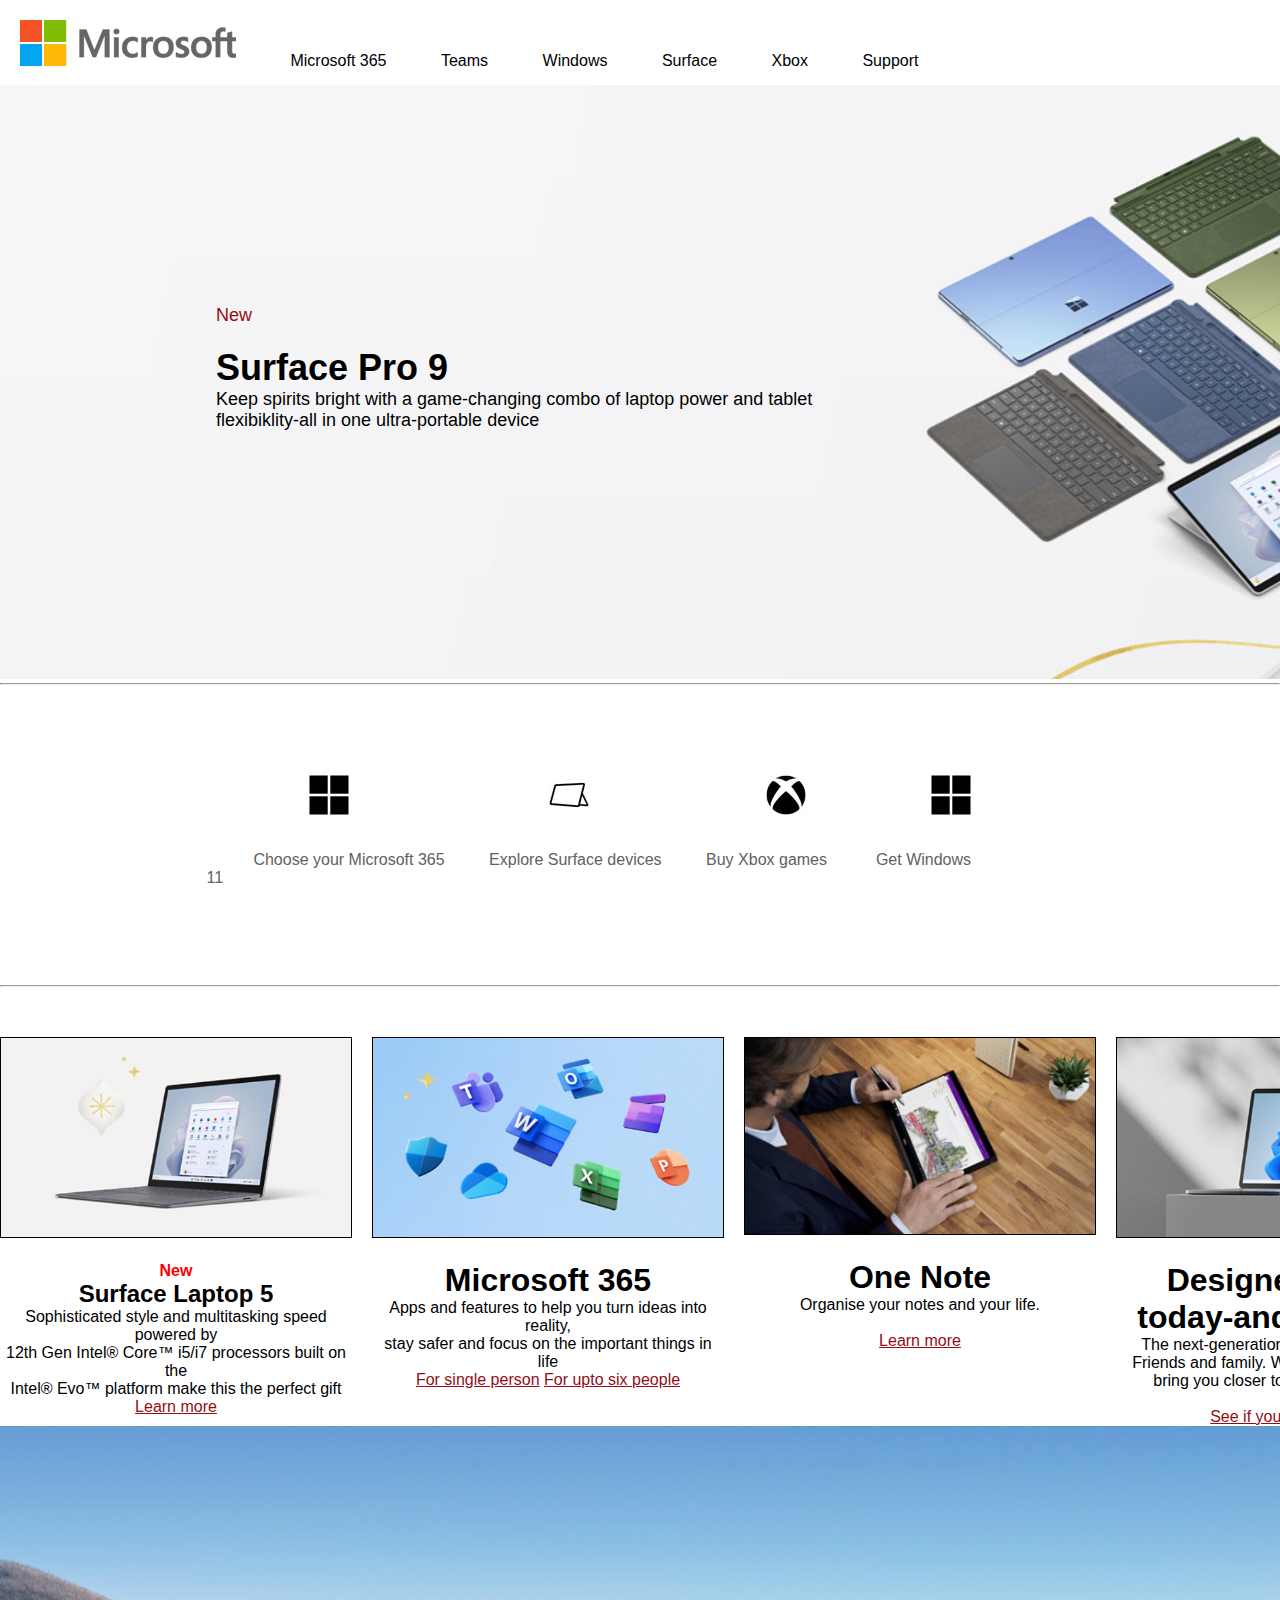
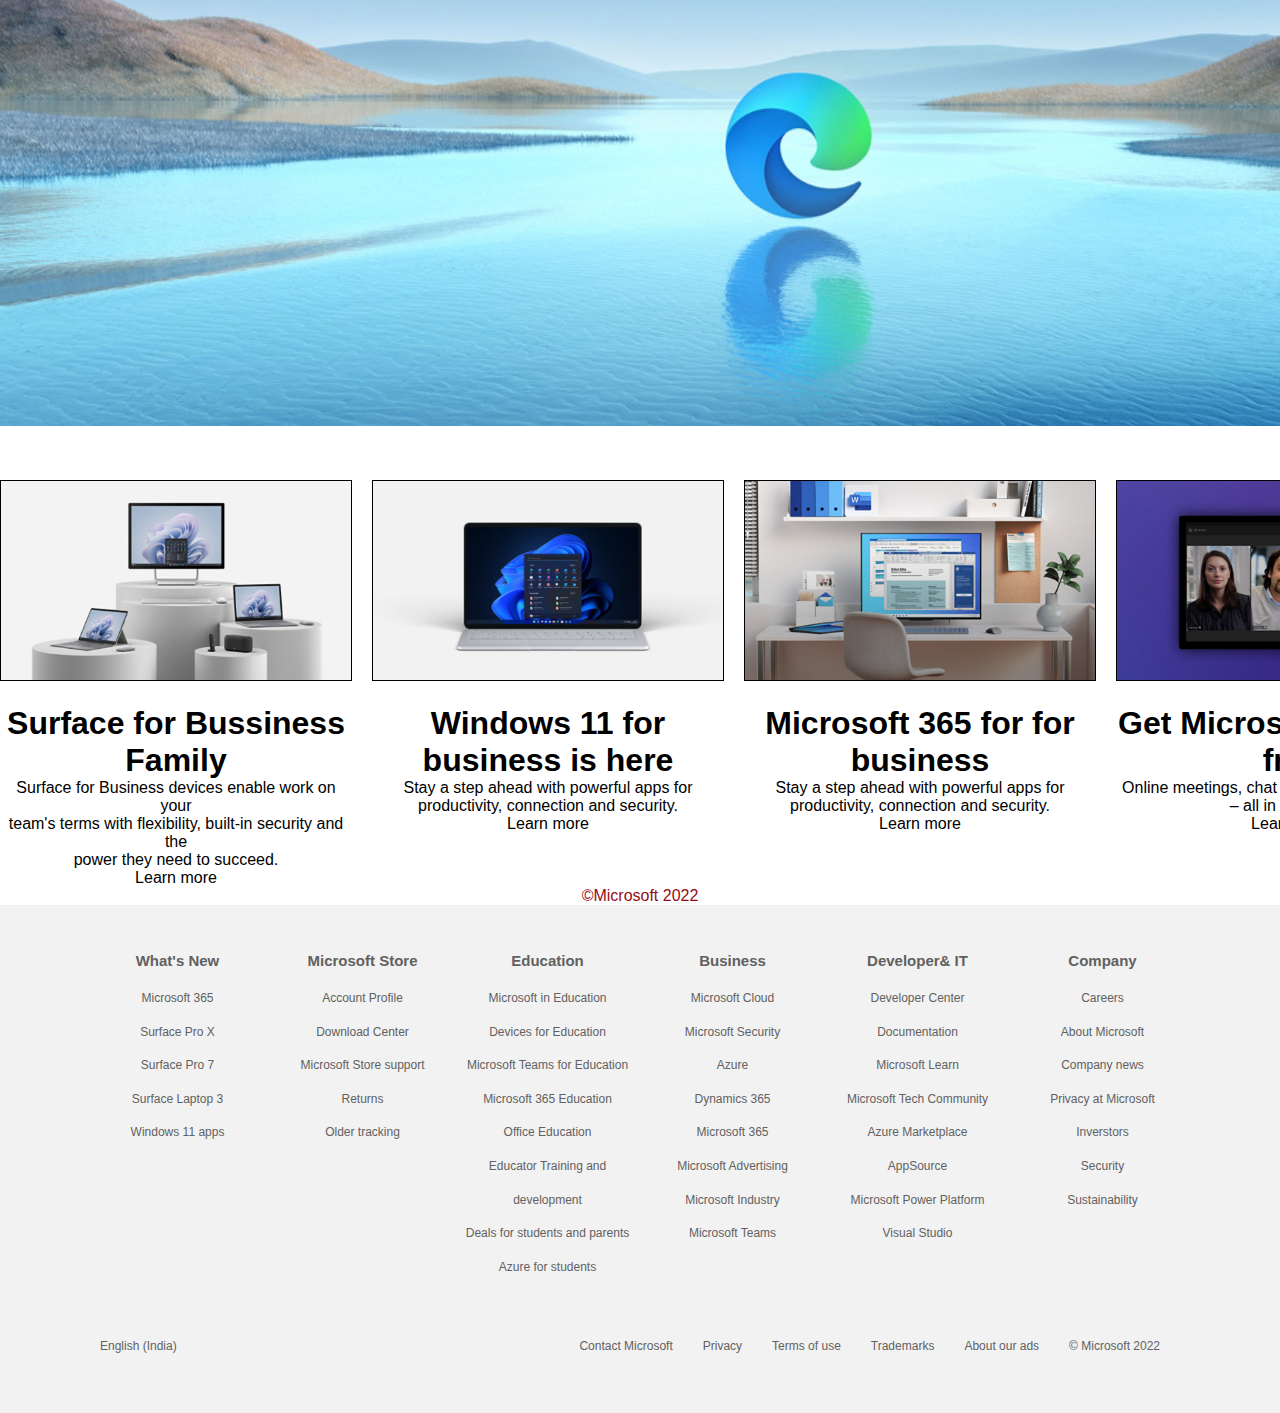
<file: index.html>
<!DOCTYPE html>
<head>
<link href="style.css" type="text/css" rel="stylesheet"> 
<title>Microsoft-Cloud,Computer</title>
<link rel="icon" type="image/x-icon" href="img/microsoft-logo.png">

</head>

<body>
   
    <div class="header">
    <img class="img"src="img/microsoft.jpg" alt="Microsoft" class="logo">
     <a class="m365" href="#micro">Microsoft 365</a>
     <a class="m365" href="#micro">Teams</a>  
     <a class="m365" href="#micro">Windows</a> 
     <a class="m365" href="#micro">Surface</a> 
     <a class="m365" href="#micro">Xbox</a> 
     <a class="m365" href="#micro">Support</a> 
    </div>
        
    <!--Image--> 
    <div class="image"></div>
    <img src="img/msmain.jpg" width="1900px">
    <div class="in"><p style="color:#950c17">New</p><br><h1>Surface Pro 9</h1><p>Keep spirits bright with a game-changing combo of laptop power and tablet<br> 
    flexibiklity-all in one ultra-portable device</p></div><hr>
    
    <!--Logos-->
    <div class="logos">
        <div class="lg">
     <img src="img/Windows-Logo-80x80" >  <a class="first-logo" href="#logo">Choose your Microsoft 365</a>
     <img src="img/Tablet-Kickstand-Landscape-Mode-Fluent-80x80"><a class="surf_logo" href="#logo">Explore Surface devices</a>  
     <img src="img/xbox"><a class="xbox_logo" href="#logo">Buy Xbox games</a> 
     <img src="img/Windows-Logo-80x80"> <a class="get_windows" href="#logo">Get Windows 11</a> 
     
    </div> 
    </div>
   
    <!--Cards-->
    <hr>
   <section class="card-sec">           
    
   <div>
    <img src="img/Content-Card-Surface-Laptop-5-Platinum-Alcantara-FY23HOL"><h4 style="color:red">New</h4><h2>Surface Laptop 5</h2>
    <p>Sophisticated style and multitasking speed powered by<br> 12th Gen Intel® Core™ i5/i7 processors built on the<br> 
        Intel® Evo™ platform make this the perfect gift</p>
   <a href="#"  style="color:#950c17">Learn more</a></div>

   <div>
    <img src="img/Content-Card-Microsoft-365-FY23HOL"><h1>Microsoft 365</h1>
    <p1>Apps and features to help you turn ideas into reality,<br> stay safer and focus on the important things in life</p1>
    <a  style="color:#950c17"href="#"><br>For single person</a> <a  style="color:#950c17" href="#">For upto six people</a>
   </div>

   <div>
    <img src="img/Content-Card-PC-SMB-OneNote--14mBf2"><h1>One Note</h1><p>Organise your notes and your life.</p>
    <a  style="color:#950c17" href="#"><br>Learn more</a>
   </div>

   <div>
    <img src="img/gldn-CP-Windows11-GlobalLaunch"><h1>Designed for life today-and tomorrow</h1><p>The next-generation of games. 
        Your goals. Friends and family. Windows 11 was made to bring you closer to everything you love.</p>
<a  style="color:#950c17" href="#"><br>See if your PC is ready</a>   </div> 
</section>
<!--Browser-->
<div class="pictext">
    <img src="img/gldn-MSFT-hero-Edge_VP5-1596x600" >


   <!--Cards 2-->
   <section class="card-sec">
    <div>
        <img src="img/Content-Card-Surface-Family-2022-M2-1"><h1>Surface for Bussiness Family</h1><p>Surface for Business devices enable work on your<br> 
            team's terms with flexibility, built-in security and the<br> power they need to succeed.</p>
            <a>Learn more</a>
    </div>

    <div>
        <img src="img/Content-Card-Windows-11-Business"><h1>Windows 11 for business is here</h1><p>Stay a step ahead with powerful apps for productivity, connection and security.</p>

        <a>Learn more</a>
    </div>
    
    <div>
        <img src="img/gldn-M365-CP-Microsoft365-Commercial"><h1>Microsoft 365 for for business</h1><p>Stay a step ahead with powerful apps for productivity, connection and security.</p>

        <a>Learn more</a>
    </div>
    
    <div>
        <img src="img/gldn-CP-Microsoft-Teams-Commercial"><h1>Get Microsoft Team for free</h1><p>Online meetings, chat and shared cloud storage – all in one place.</p>

        <a>Learn more</a>
    </div>
   </section>

 
   <p  style="color:#950c17 ">  ©Microsoft 2022</p>


    <!--Footer-->
   <!--What's new-->
    <section class="links">  
        <div class="links-inner">  
         <ul>  
          <li><h3>What's New</h3></li>  
          <li><a href="#">Microsoft 365</a></li>  
          <li><a href="#">Surface Pro X</a></li>  
          <li><a href="#">Surface Pro 7</a></li>  
          <li><a href="#">Surface Laptop 3</a></li>  
          <li><a href="#">Windows 11 apps</a></li>  
         </ul> 

         <!--Microsoft Store-->
         <ul>  
            <li><h3>Microsoft Store</h3></li>  
            <li><a href="#">Account Profile</a></li>  
            <li><a href="#">Download Center</a></li>  
            <li><a href="#">Microsoft Store support</a></li>  
            <li><a href="#">Returns</a></li>  
            <li><a href="#">Older tracking</a></li>  
           </ul>  
           <ul>  

            <!--Education-->
            <li><h3>Education</h3></li>  
            <li><a href="#">Microsoft in Education</a></li>  
            <li><a href="#">Devices for Education</a></li>  
            <li><a href="#">Microsoft Teams for Education</a></li>  
            <li><a href="#">Microsoft 365 Education</a></li>  
            <li><a href="#">Office Education</a></li> 
            <li><a href="#">Educator Training and development</a></li>  
            <li><a href="#">Deals for students and parents</a></li>  
            <li><a href="#">Azure for students</a></li>   
           </ul>  

           <!--Business-->
           <ul>  
            <li><h3>Business</h3></li>  
            <li><a href="#">Microsoft Cloud</a></li>  
            <li><a href="#">Microsoft Security</a></li>  
            <li><a href="#">Azure</a></li>  
            <li><a href="#">Dynamics 365</a></li>  
            <li><a href="#">Microsoft 365</a></li>  
            <li><a href="#">Microsoft Advertising</a></li>
            <li><a href="#">Microsoft Industry</a></li>
            <li><a href="#">Microsoft Teams</a></li>
        </ul> 

            <!--Developer&IT-->
           <ul>  
            <li><h3>Developer& IT</h3></li>  
            <li><a href="#">Developer Center</a></li>  
            <li><a href="#">Documentation</a></li>  
            <li><a href="#">Microsoft Learn</a></li>  
            <li><a href="#">Microsoft Tech Community</a></li>  
            <li><a href="#">Azure Marketplace</a></li>
            <li><a href="#">AppSource</a></li>
            <li><a href="#">Microsoft Power Platform</a></li>
            <li><a href="#">Visual Studio</a></li>
            

           </ul> 
           
           <!--Company-->
           <ul>  
            <li><h3>Company</h3></li>  
            <li><a href="#">Careers</a></li>  
            <li><a href="#">About Microsoft</a></li>  
            <li><a href="#">Company news</a></li>  
            <li><a href="#">Privacy at Microsoft</a></li>  
            <li><a href="#">Inverstors</a></li>  
            <li><a href="#">Security</a></li>
            <li><a href="#">Sustainability</a></li>
           </ul>  

        </div>  
    </section> 
    
    <!--FOOTER-->
    <footer class="footer">  
        <div class="footer-inner">  
         <div><i class="fas fa-globe fa-2x"></i> English (India)</div>  
         <ul>  
           
                             <li><a href="#">Contact Microsoft</a></li>  
                             <li><a href="#">Privacy</a></li>  
                             <li><a href="#">Terms of use</a></li>  
                             <li><a href="#">Trademarks</a></li>  
                             <li><a href="#">About our ads</a></li>  
                             <li><a href="#">&copy; Microsoft 2022</a></li>  
         </ul>  
        </div>  
       </footer>  
</body>
</file>
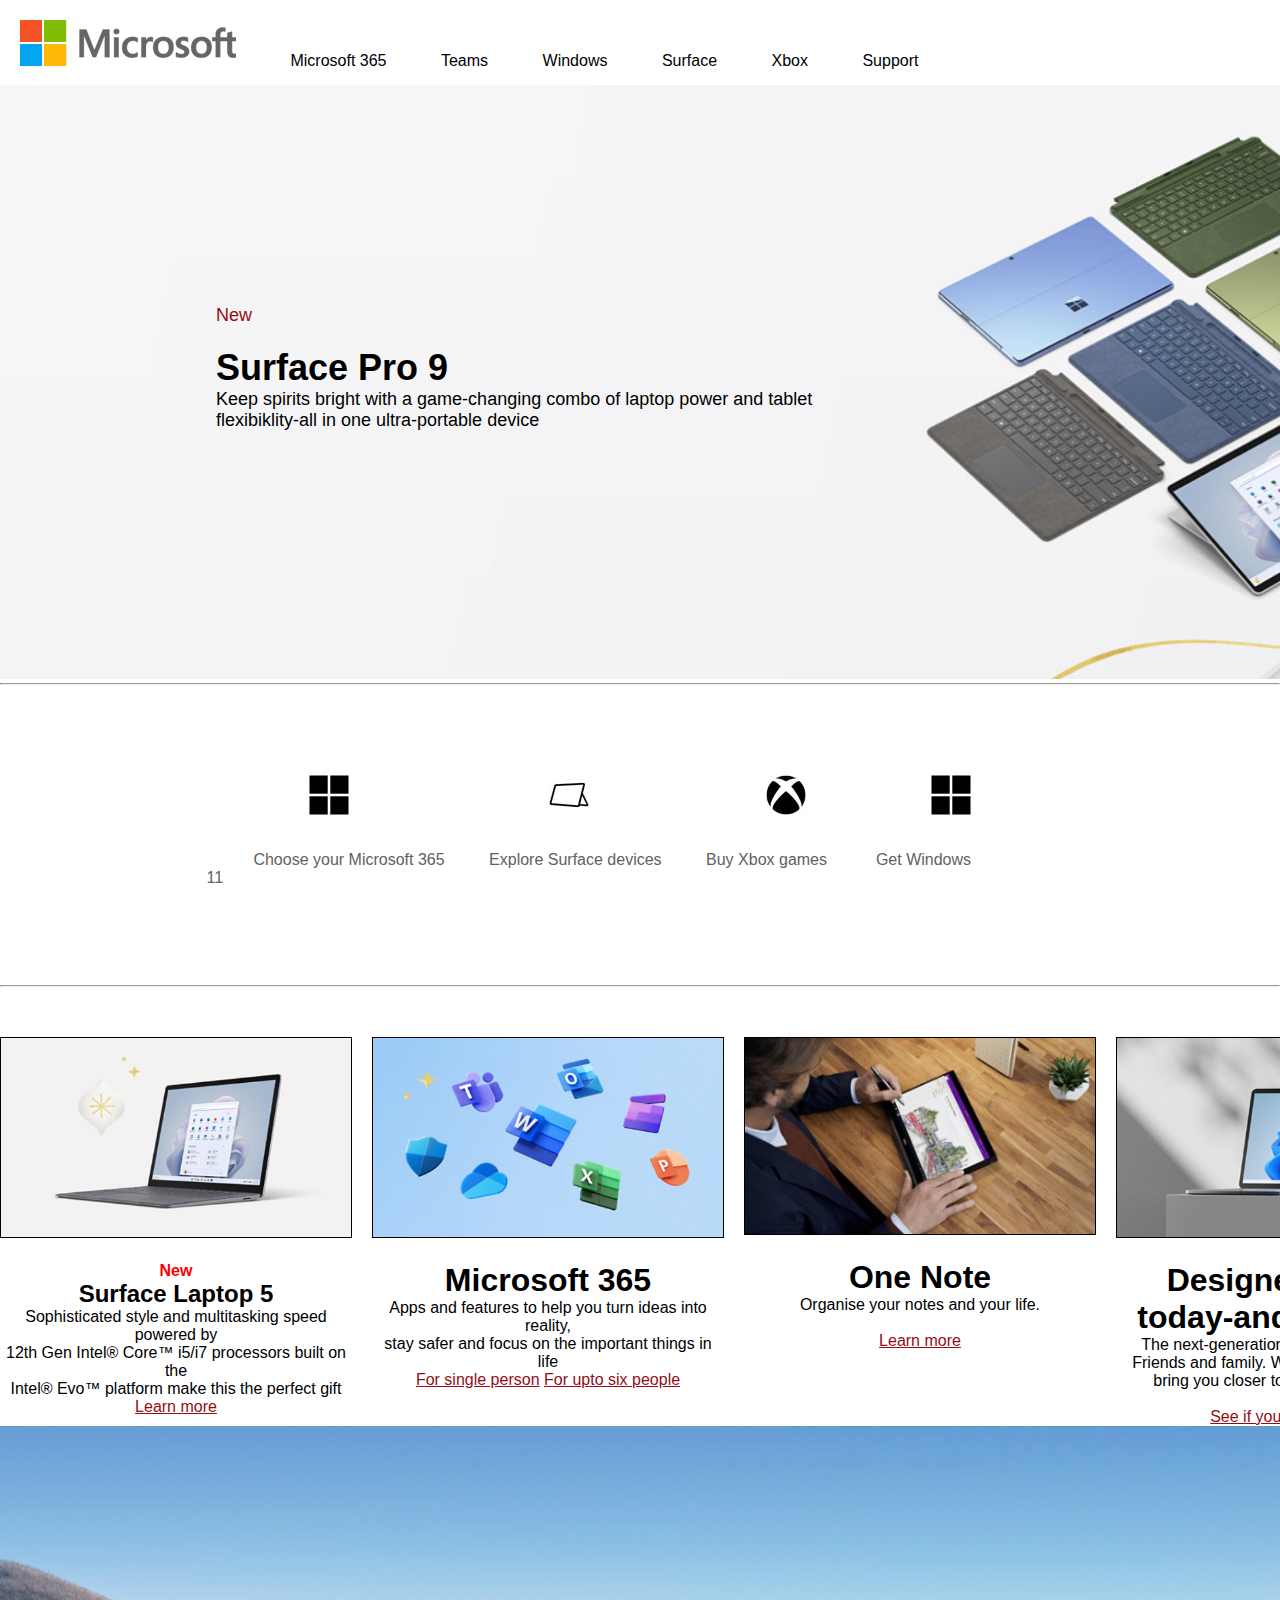
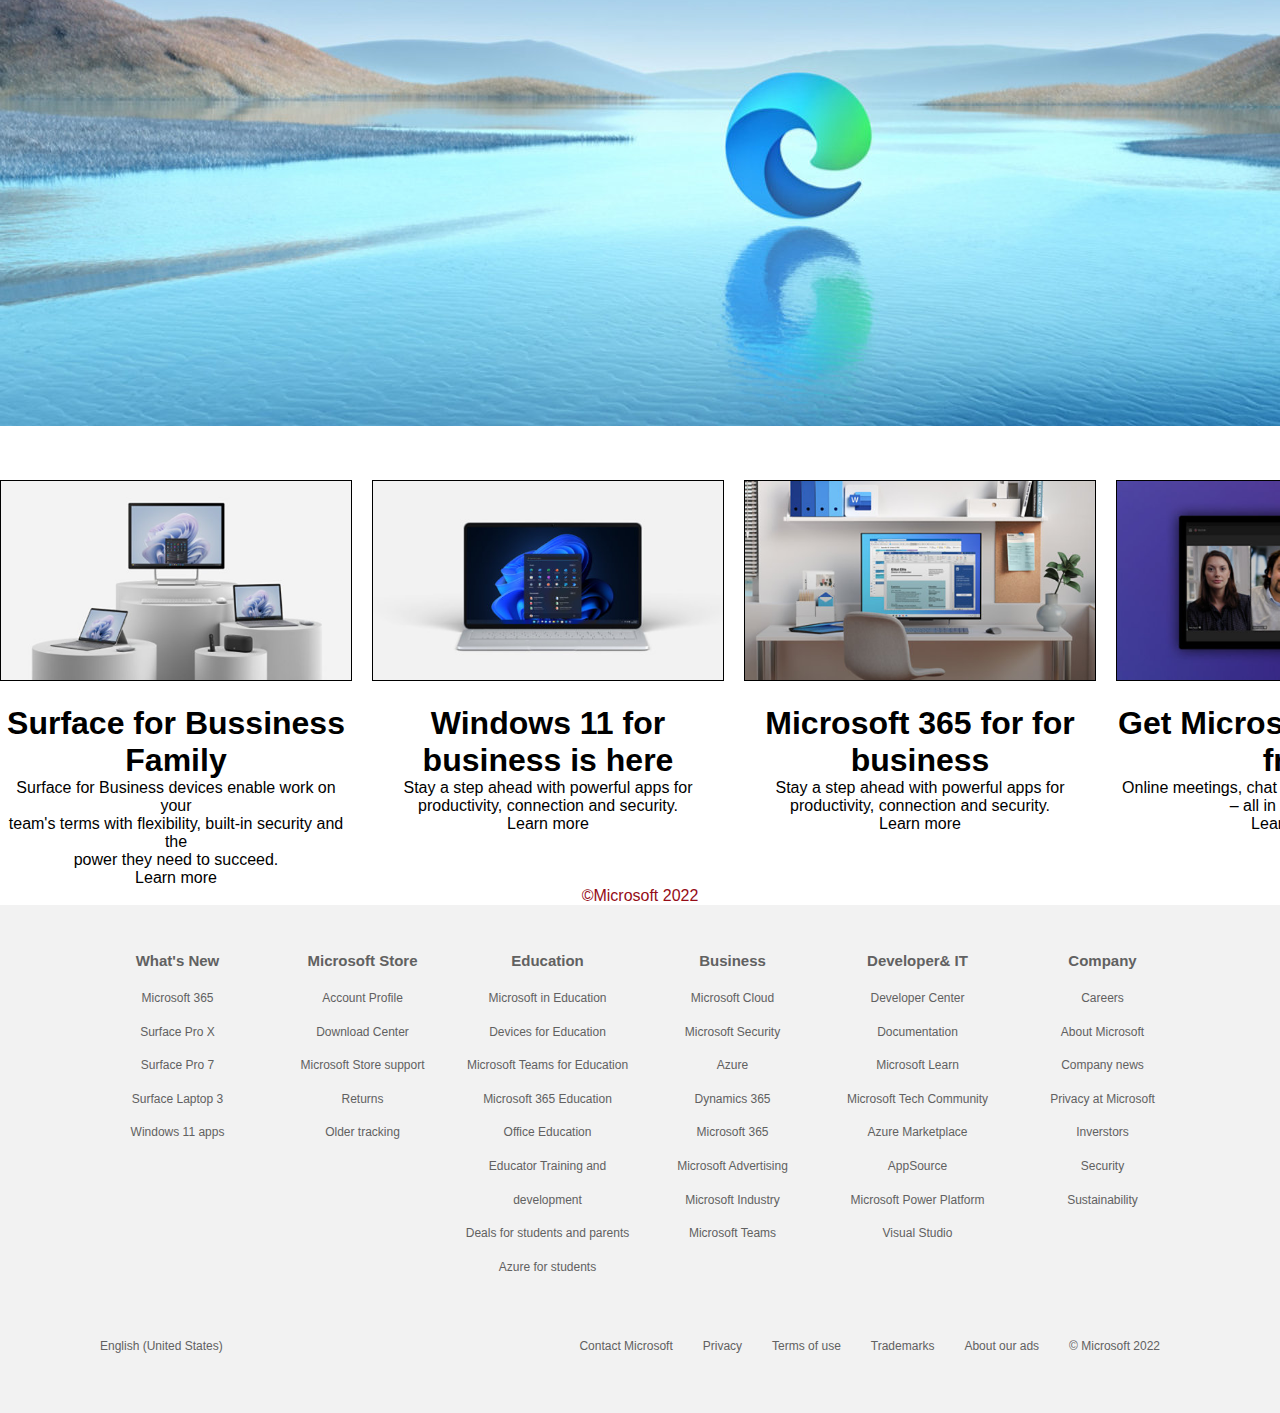
<file: index1.html>
<!DOCTYPE html>
<head>
<link href="inner.css" type="text/css" rel="stylesheet"> 
<title>Microsoft-Cloud,Computer</title>
<link rel="icon" type="image/x-icon" href="img/microsoft-logo.png">

</head>
<body>
   
    <div class="header">
    <img class="img"src="img/microsoft.jpg" alt="Microsoft" class="logo">
     <a class="m365" href="#micro">Microsoft 365</a>
     <a class="m365" href="#micro">Teams</a>  
     <a class="m365" href="#micro">Windows</a> 
     <a class="m365" href="#micro">Surface</a> 
     <a class="m365" href="#micro">Xbox</a> 
     <a class="m365" href="#micro">Support</a> 
    </div>
        
    <!--Image--> 
    <div class="image"></div>
    <img src="img/msmain.jpg" width="1900px">
    <div class="in"><p style="color:#950c17">New</p><br><h1>Surface Pro 9</h1><p>Keep spirits bright with a game-changing combo of laptop power and tablet<br> 
    flexibiklity-all in one ultra-portable device</p></div><hr>
    
    <!--Logos-->
    <div class="logos">
        <div class="lg">
     <img src="img/Windows-Logo-80x80" >  <a class="first-logo" href="#logo">Choose your Microsoft 365</a>
     <img src="img/Tablet-Kickstand-Landscape-Mode-Fluent-80x80"><a class="surf_logo" href="#logo">Explore Surface devices</a>  
     <img src="img/xbox"><a class="xbox_logo" href="#logo">Buy Xbox games</a> 
     <img src="img/Windows-Logo-80x80"> <a class="get_windows" href="#logo">Get Windows 11</a> 
     
    </div> 
    </div>
   
    <!--Cards-->
    <hr>
   <section class="card-sec">           
    
   <div>
    <img src="img/Content-Card-Surface-Laptop-5-Platinum-Alcantara-FY23HOL"><h4 style="color:red">New</h4><h2>Surface Laptop 5</h2>
    <p>Sophisticated style and multitasking speed powered by<br> 12th Gen Intel® Core™ i5/i7 processors built on the<br> 
        Intel® Evo™ platform make this the perfect gift</p>
   <a href="#"  style="color:#950c17">Learn more</a></div>

   <div>
    <img src="img/Content-Card-Microsoft-365-FY23HOL"><h1>Microsoft 365</h1>
    <p1>Apps and features to help you turn ideas into reality,<br> stay safer and focus on the important things in life</p1>
    <a  style="color:#950c17"href="#"><br>For single person</a> <a  style="color:#950c17" href="#">For upto six people</a>
   </div>

   <div>
    <img src="img/Content-Card-PC-SMB-OneNote--14mBf2"><h1>One Note</h1><p>Organise your notes and your life.</p>
    <a  style="color:#950c17" href="#"><br>Learn more</a>
   </div>

   <div>
    <img src="img/gldn-CP-Windows11-GlobalLaunch"><h1>Designed for life today-and tomorrow</h1><p>The next-generation of games. 
        Your goals. Friends and family. Windows 11 was made to bring you closer to everything you love.</p>
<a  style="color:#950c17" href="#"><br>See if your PC is ready</a>   </div> 
</section>
<!--Browser-->
<div class="pictext">
    <img src="img/gldn-MSFT-hero-Edge_VP5-1596x600" >


   <!--Cards 2-->
   <section class="card-sec">
    <div>
        <img src="img/Content-Card-Surface-Family-2022-M2-1"><h1>Surface for Bussiness Family</h1><p>Surface for Business devices enable work on your<br> 
            team's terms with flexibility, built-in security and the<br> power they need to succeed.</p>
            <a>Learn more</a>
    </div>

    <div>
        <img src="img/Content-Card-Windows-11-Business"><h1>Windows 11 for business is here</h1><p>Stay a step ahead with powerful apps for productivity, connection and security.</p>

        <a>Learn more</a>
    </div>
    
    <div>
        <img src="img/gldn-M365-CP-Microsoft365-Commercial"><h1>Microsoft 365 for for business</h1><p>Stay a step ahead with powerful apps for productivity, connection and security.</p>

        <a>Learn more</a>
    </div>
    
    <div>
        <img src="img/gldn-CP-Microsoft-Teams-Commercial"><h1>Get Microsoft Team for free</h1><p>Online meetings, chat and shared cloud storage – all in one place.</p>

        <a>Learn more</a>
    </div>
   </section>

 
   <p  style="color:#950c17 ">  ©Microsoft 2022</p>


    <!--Footer-->
   <!--What's new-->
    <section class="links">  
        <div class="links-inner">  
         <ul>  
          <li><h3>What's New</h3></li>  
          <li><a href="#">Microsoft 365</a></li>  
          <li><a href="#">Surface Pro X</a></li>  
          <li><a href="#">Surface Pro 7</a></li>  
          <li><a href="#">Surface Laptop 3</a></li>  
          <li><a href="#">Windows 11 apps</a></li>  
         </ul> 

         <!--Microsoft Store-->
         <ul>  
            <li><h3>Microsoft Store</h3></li>  
            <li><a href="#">Account Profile</a></li>  
            <li><a href="#">Download Center</a></li>  
            <li><a href="#">Microsoft Store support</a></li>  
            <li><a href="#">Returns</a></li>  
            <li><a href="#">Older tracking</a></li>  
           </ul>  
           <ul>  

            <!--Education-->
            <li><h3>Education</h3></li>  
            <li><a href="#">Microsoft in Education</a></li>  
            <li><a href="#">Devices for Education</a></li>  
            <li><a href="#">Microsoft Teams for Education</a></li>  
            <li><a href="#">Microsoft 365 Education</a></li>  
            <li><a href="#">Office Education</a></li> 
            <li><a href="#">Educator Training and development</a></li>  
            <li><a href="#">Deals for students and parents</a></li>  
            <li><a href="#">Azure for students</a></li>   
           </ul>  

           <!--Business-->
           <ul>  
            <li><h3>Business</h3></li>  
            <li><a href="#">Microsoft Cloud</a></li>  
            <li><a href="#">Microsoft Security</a></li>  
            <li><a href="#">Azure</a></li>  
            <li><a href="#">Dynamics 365</a></li>  
            <li><a href="#">Microsoft 365</a></li>  
            <li><a href="#">Microsoft Advertising</a></li>
            <li><a href="#">Microsoft Industry</a></li>
            <li><a href="#">Microsoft Teams</a></li>
        </ul> 

            <!--Developer&IT-->
           <ul>  
            <li><h3>Developer& IT</h3></li>  
            <li><a href="#">Developer Center</a></li>  
            <li><a href="#">Documentation</a></li>  
            <li><a href="#">Microsoft Learn</a></li>  
            <li><a href="#">Microsoft Tech Community</a></li>  
            <li><a href="#">Azure Marketplace</a></li>
            <li><a href="#">AppSource</a></li>
            <li><a href="#">Microsoft Power Platform</a></li>
            <li><a href="#">Visual Studio</a></li>
            

           </ul> 
           
           <!--Company-->
           <ul>  
            <li><h3>Company</h3></li>  
            <li><a href="#">Careers</a></li>  
            <li><a href="#">About Microsoft</a></li>  
            <li><a href="#">Company news</a></li>  
            <li><a href="#">Privacy at Microsoft</a></li>  
            <li><a href="#">Inverstors</a></li>  
            <li><a href="#">Security</a></li>
            <li><a href="#">Sustainability</a></li>
           </ul>  

        </div>  
    </section> 
    
    <!--FOOTER-->
    <footer class="footer">  
        <div class="footer-inner">  
         <div><i class="fas fa-globe fa-2x"></i> English (United States)</div>  
         <ul>  
           
                             <li><a href="#">Contact Microsoft</a></li>  
                             <li><a href="#">Privacy</a></li>  
                             <li><a href="#">Terms of use</a></li>  
                             <li><a href="#">Trademarks</a></li>  
                             <li><a href="#">About our ads</a></li>  
                             <li><a href="#">&copy; Microsoft 2022</a></li>  
         </ul>  
        </div>  
       </footer>  
</body>
</file>
<file: style.css>
*{
    margin: 0px;
    padding: 0px;
    font-family: 'Segoe UI', Tahoma, Geneva, Verdana, sans-serif;
}


/* HEADER  */

.header{
    width:100%;
    background:transparent;
    height: 65px;
   text-align: left;
   margin: 10px;
  
  
    
}
.header a:hover{
    color: red;
}
/* HEADER FONT */

.m365
{
  color:black;  
   margin-left: 50px;
  background: transparent;
  text-decoration: none;

  
}

/*MS LOGO */
.img{
    margin-left: 10px;
    margin-top: 10px;
    
}

/*BANNER-1  */

.in{
    margin-top: 97px;
    position: absolute;
    top: 8px;
    left: 16px;
    padding:200px;
    color: black;
    font-size: large;
    text-align: left;
    background: transparent;
    
    
  }

/* LOGOS  */

.logos{
    
    height: 300px;
    width: 100%;
    position: relative;
    top:90px;
    
    
     
    
}
.lg{
    background-color: transparent;
    width: 767px;
    height: 150px;
    text-align: center;
    text-align-last: left;
    margin: auto;
    
   
}

.logos a{
    text-decoration: none;
    color: #616161;
    text-align: center;
    position: relative;
    top: 50px;
    right: 50px;
}
.logos a:hover{
    color: red;
}
.logos img{
    position: relative;
    left: 50px;
}


.first-logo{
    background-color: transparent;
    margin:auto;
    padding-bottom: 130px;
    
}

.surf_logo{
    background-color: transparent;
}
.xbox_logo{
background-color: transparent;


}


.get_windows{
background-color: transparent;
}


.pictext{
    text-align: center;
}

 /* CARDS-1*/    
.card-sec{
    display: grid;
    grid-template-columns: repeat(4, 1fr);  
    grid-gap: 20px; 
     
    margin-bottom: 50px; 
    text-align: center;
    position: relative;
    top:50px;
}

.card-sec img {  
    width: 350px; 
    margin-bottom: 20px; 
    border: 1px solid black; 
   }  
  


.ibox{
    background: red;
    width: 100px;
    height:100px;

}


.top-left {
    position: absolute;
    top: 8px;
    left: 16px;
  }



/* FOOTER LINKS*/  

.links {  
    background: #f2f2f2;  
    color: #616161;  
    font-size: 12px;  
    padding: 35px 0;

   }  
   .links-inner {  
    max-width: 1100px;  
    margin: 0 auto;  
    padding: 0 20px;  
    display: grid;  
    grid-template-columns: repeat(6, 1fr);  
    grid-gap: 10px;  
    align-items: flex-start;  
    justify-content: center;  
   }  
   .links li {  
    line-height: 2.8;  
   }  
   .links h3{
    font-size: 15px;
   }

   .links a{
    font-size: 12px;
    text-decoration: none;
    color: #616161
    
    }
    .links ul{
        list-style: none; 
    }

   .footer {  
    background: #f2f2f2;  
    color: #616161;  
    font-size: 12px;  
    padding: 20px 0;  
   }  
   .footer-inner {  
    max-width: 1100px;  
    margin: 0 auto;  
    padding: 0 20px 0 20px;  
    display: flex;  
    align-items: center;  
    justify-content: space-between;  
   }  
   .footer div {  
    margin-bottom: 20px;  
    display: flex;  
    align-items: center;  
   }  
   .footer div i {  
    margin-right: 10px;  
   }  
   .footer ul {  
    display: flex;  
    flex-wrap: wrap; 
    list-style: none; 
   }  
   .footer li {  
    margin-right: 30px;  
    margin-bottom: 20px;  
   }
   .footer a{
    color: #616161;
    text-decoration: none;
    list-style: none; 
   }
   .footer a:hover{
    color: red;
   }
</file>
<file: inner.css>
*{
    margin: 0px;
    padding: 0px;
    font-family: 'Segoe UI', Tahoma, Geneva, Verdana, sans-serif;
}


/* HEADER  */

.header{
    width:100%;
    background:transparent;
    height: 65px;
   text-align: left;
   margin: 10px;
  
  
    
}
/* HEADER FONT */

.m365
{
  color:black;  
   margin-left: 50px;
  background: transparent;
  text-decoration: none;

  
}

/*MS LOGO */
.img{
    margin-left: 10px;
    margin-top: 10px;
    
}

/*BANNER-1  */

.in{
    margin-top: 97px;
    position: absolute;
    top: 8px;
    left: 16px;
    padding:200px;
    color: black;
    font-size: large;
    text-align: left;
    background: transparent;
    
    
  }

/* LOGOS  */

.logos{
    
    height: 300px;
    width: 100%;
    position: relative;
    top:90px;
    
    
     
    
}
.lg{
    background-color: transparent;
    width: 767px;
    height: 150px;
    text-align: center;
    text-align-last: left;
    margin: auto;
    
   
}

.logos a{
    text-decoration: none;
    color: #616161;
    text-align: center;
    position: relative;
    top: 50px;
    right: 50px;
}
.logos img{
    position: relative;
    left: 50px;
}


.first-logo{
    background-color: transparent;
    margin:auto;
    padding-bottom: 130px;
    
}

.surf_logo{
    background-color: transparent;
}
.xbox_logo{
background-color: transparent;


}


.get_windows{
background-color: transparent;
}


.pictext{
    text-align: center;
}

 /* CARDS-1*/    
.card-sec{
    display: grid;
    grid-template-columns: repeat(4, 1fr);  
    grid-gap: 20px; 
     
    margin-bottom: 50px; 
    text-align: center;
    position: relative;
    top:50px;
}

.card-sec img {  
    width: 350px; 
    margin-bottom: 20px; 
    border: 1px solid black; 
   }  
  


.ibox{
    background: red;
    width: 100px;
    height:100px;

}


.top-left {
    position: absolute;
    top: 8px;
    left: 16px;
  }



/* FOOTER LINKS*/  

.links {  
    background: #f2f2f2;  
    color: #616161;  
    font-size: 12px;  
    padding: 35px 0;

   }  
   .links-inner {  
    max-width: 1100px;  
    margin: 0 auto;  
    padding: 0 20px;  
    display: grid;  
    grid-template-columns: repeat(6, 1fr);  
    grid-gap: 10px;  
    align-items: flex-start;  
    justify-content: center;  
   }  
   .links li {  
    line-height: 2.8;  
   }  
   .links h3{
    font-size: 15px;
   }

   .links a{
    font-size: 12px;
    text-decoration: none;
    color: #616161
    
    }
    .links ul{
        list-style: none; 
    }

   .footer {  
    background: #f2f2f2;  
    color: #616161;  
    font-size: 12px;  
    padding: 20px 0;  
   }  
   .footer-inner {  
    max-width: 1100px;  
    margin: 0 auto;  
    padding: 0 20px 0 20px;  
    display: flex;  
    align-items: center;  
    justify-content: space-between;  
   }  
   .footer div {  
    margin-bottom: 20px;  
    display: flex;  
    align-items: center;  
   }  
   .footer div i {  
    margin-right: 10px;  
   }  
   .footer ul {  
    display: flex;  
    flex-wrap: wrap; 
    list-style: none; 
   }  
   .footer li {  
    margin-right: 30px;  
    margin-bottom: 20px;  
   }
   .footer a{
    color: #616161;
    text-decoration: none;
    list-style: none; 
   }
</file>
